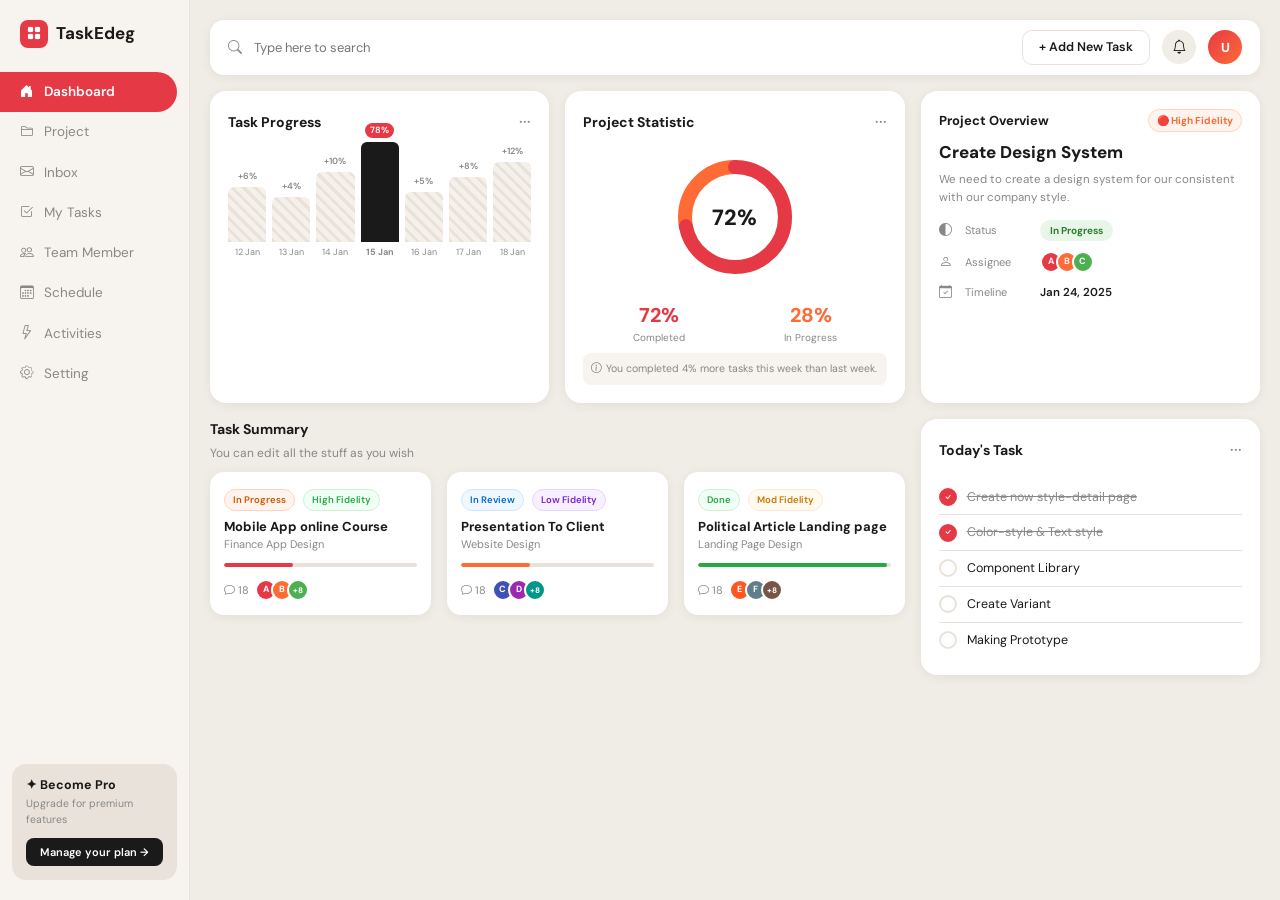
<file: index.html>
<!DOCTYPE html>
<html lang="en">
<head>
  <meta charset="UTF-8" />
  <meta name="viewport" content="width=device-width, initial-scale=1.0"/>
  <title>TaskEdeg Dashboard</title>
  <link href="https://cdn.jsdelivr.net/npm/bootstrap@5.3.0/dist/css/bootstrap.min.css" rel="stylesheet"/>
  <link href="https://cdn.jsdelivr.net/npm/bootstrap-icons@1.10.5/font/bootstrap-icons.css" rel="stylesheet"/>
  <link href="https://fonts.googleapis.com/css2?family=DM+Sans:wght@300;400;500;600;700&display=swap" rel="stylesheet"/>
  <link rel="stylesheet" href="style.css"/>
</head>

<body>
<div class="wrapper">

  <!-- SIDEBAR -->
  <div class="sidebar">
    <div class="sidebar-logo">
      <div class="logo-icon"><i class="bi bi-grid-fill"></i></div>
      TaskEdeg
    </div>

    <div class="nav-item active"><i class="bi bi-house-door-fill"></i> Dashboard</div>
    <div class="nav-item"><i class="bi bi-folder2"></i> Project</div>
    <div class="nav-item"><i class="bi bi-envelope"></i> Inbox</div>
    <div class="nav-item"><i class="bi bi-check2-square"></i> My Tasks</div>
    <div class="nav-item"><i class="bi bi-people"></i> Team Member</div>
    <div class="nav-item"><i class="bi bi-calendar3"></i> Schedule</div>
    <div class="nav-item"><i class="bi bi-lightning"></i> Activities</div>
    <div class="nav-item"><i class="bi bi-gear"></i> Setting</div>

    <div class="pro-card">
      <h6>✦ Become Pro</h6>
      <p>Upgrade for premium features</p>
      <button class="btn-pro">Manage your plan →</button>
    </div>
  </div>


  <!-- MAIN CONTENT -->
  <div class="main-content">

    <!-- NAVBAR -->
    <div class="top-bar">
      <i class="bi bi-search search-icon"></i>
      <input type="text" class="search-input" placeholder="Type here to search"/>
      <button class="btn-add">+ Add New Task</button>
      <div class="icon-btn"><i class="bi bi-bell"></i></div>
      <div class="avatar">U</div>
    </div>


    <!-- ROW 1: 3 Cards -->
    <div class="row g-3">

      <!-- Card 1: Task Progress -->
      <div class="col-lg-4">
        <div class="card h-100">
          <div class="d-flex justify-content-between align-items-center mb-2">
            <div class="card-title mb-0">Task Progress</div>
            <span class="card-menu">···</span>
          </div>
          <div class="chart-area">
            <div class="bar-col">
              <div class="bar-label">+6%</div>
              <div class="bar striped" style="height:55px;"></div>
              <div class="bar-date">12 Jan</div>
            </div>
            <div class="bar-col">
              <div class="bar-label">+4%</div>
              <div class="bar striped" style="height:45px;"></div>
              <div class="bar-date">13 Jan</div>
            </div>
            <div class="bar-col">
              <div class="bar-label">+10%</div>
              <div class="bar striped" style="height:70px;"></div>
              <div class="bar-date">14 Jan</div>
            </div>
            <div class="bar-col position-relative">
              <div class="bar-label red-badge">78%</div>
              <div class="bar active-bar" style="height:100px;"></div>
              <div class="bar-date fw-bold">15 Jan</div>
            </div>
            <div class="bar-col">
              <div class="bar-label">+5%</div>
              <div class="bar striped" style="height:50px;"></div>
              <div class="bar-date">16 Jan</div>
            </div>
            <div class="bar-col">
              <div class="bar-label">+8%</div>
              <div class="bar striped" style="height:65px;"></div>
              <div class="bar-date">17 Jan</div>
            </div>
            <div class="bar-col">
              <div class="bar-label">+12%</div>
              <div class="bar striped" style="height:80px;"></div>
              <div class="bar-date">18 Jan</div>
            </div>
          </div>
        </div>
      </div>

      <!-- Card 2: Project Statistic -->
      <div class="col-lg-4">
        <div class="card h-100">
          <div class="d-flex justify-content-between align-items-center mb-2">
            <div class="card-title mb-0">Project Statistic</div>
            <span class="card-menu">···</span>
          </div>
          <div class="donut-wrapper">
            <div class="donut-chart">
              <svg width="130" height="130" viewBox="0 0 130 130">
                <circle cx="65" cy="65" r="50" fill="none" stroke="#f0ece6" stroke-width="14"/>
                <circle cx="65" cy="65" r="50" fill="none" stroke="#ff6b35" stroke-width="14"
                  stroke-dasharray="88 314" stroke-dashoffset="-226"
                  stroke-linecap="round" transform="rotate(-90 65 65)"/>
                <circle cx="65" cy="65" r="50" fill="none" stroke="#e63946" stroke-width="14"
                  stroke-dasharray="226 314" stroke-linecap="round" transform="rotate(-90 65 65)"/>
              </svg>
              <div class="donut-center"><span>72%</span></div>
            </div>
          </div>
          <div class="stat-row">
            <div class="stat-item">
              <div class="stat-val" style="color:#e63946;">72%</div>
              <div class="stat-lbl">Completed</div>
            </div>
            <div class="stat-item">
              <div class="stat-val" style="color:#ff6b35;">28%</div>
              <div class="stat-lbl">In Progress</div>
            </div>
          </div>
          <div class="mt-2 p-2 note-box">
            <p class="mb-0"><i class="bi bi-info-circle me-1"></i>You completed 4% more tasks this week than last week.</p>
          </div>
        </div>
      </div>

      <!-- Card 3: Project Overview -->
      <div class="col-lg-4">
        <div class="project-overview">
          <div class="overview-header">
            <span style="font-size:13px;font-weight:700;">Project Overview</span>
            <span class="badge-hf">🔴 High Fidelity</span>
          </div>
          <div class="overview-title">Create Design System</div>
          <div class="overview-desc">We need to create a design system for our consistent with our company style.</div>
          <div class="info-row">
            <i class="bi bi-circle-half"></i>
            <span class="info-label">Status</span>
            <span class="badge-progress">In Progress</span>
          </div>
          <div class="info-row">
            <i class="bi bi-person"></i>
            <span class="info-label">Assignee</span>
            <div class="avatar-group">
              <div class="avatar-sm" style="background:#e63946;">A</div>
              <div class="avatar-sm" style="background:#ff6b35;">B</div>
              <div class="avatar-sm" style="background:#4caf50;">C</div>
            </div>
          </div>
          <div class="info-row">
            <i class="bi bi-calendar-check"></i>
            <span class="info-label">Timeline</span>
            <span class="info-value">Jan 24, 2025</span>
          </div>
        </div>
      </div>

    </div><!-- /row 1 -->


    <!-- ROW 2: Task Summary + Today's Task -->
    <div class="row g-3">

      <!-- Task Summary -->
      <div class="col-lg-8">
        <div class="card-title">Task Summary</div>
        <div style="font-size:12px;color:#888;margin-bottom:10px;">You can edit all the stuff as you wish</div>
        <div class="row g-3">

          <div class="col-md-4">
            <div class="task-card">
              <span class="badge-status badge-inprog">In Progress</span>
              <span class="badge-status badge-hifi">High Fidelity</span>
              <h6>Mobile App online Course</h6>
              <p>Finance App Design</p>
              <div class="progress-bar-custom"><div class="progress-fill fill-red" style="width:36%;"></div></div>
              <div class="task-footer">
                <div class="comment-count"><i class="bi bi-chat"></i> 18</div>
                <div class="avatar-group">
                  <div class="avatar-sm" style="background:#e63946;">A</div>
                  <div class="avatar-sm" style="background:#ff6b35;">B</div>
                  <div class="avatar-sm" style="background:#4caf50;font-size:8px;">+8</div>
                </div>
              </div>
            </div>
          </div>

          <div class="col-md-4">
            <div class="task-card">
              <span class="badge-status badge-review">In Review</span>
              <span class="badge-status badge-lowfi">Low Fidelity</span>
              <h6>Presentation To Client</h6>
              <p>Website Design</p>
              <div class="progress-bar-custom"><div class="progress-fill fill-orange" style="width:36%;"></div></div>
              <div class="task-footer">
                <div class="comment-count"><i class="bi bi-chat"></i> 18</div>
                <div class="avatar-group">
                  <div class="avatar-sm" style="background:#3f51b5;">C</div>
                  <div class="avatar-sm" style="background:#9c27b0;">D</div>
                  <div class="avatar-sm" style="background:#009688;font-size:8px;">+8</div>
                </div>
              </div>
            </div>
          </div>

          <div class="col-md-4">
            <div class="task-card">
              <span class="badge-status badge-done">Done</span>
              <span class="badge-status badge-mod">Mod Fidelity</span>
              <h6>Political Article Landing page</h6>
              <p>Landing Page Design</p>
              <div class="progress-bar-custom"><div class="progress-fill fill-green" style="width:98%;"></div></div>
              <div class="task-footer">
                <div class="comment-count"><i class="bi bi-chat"></i> 18</div>
                <div class="avatar-group">
                  <div class="avatar-sm" style="background:#ff5722;">E</div>
                  <div class="avatar-sm" style="background:#607d8b;">F</div>
                  <div class="avatar-sm" style="background:#795548;font-size:8px;">+8</div>
                </div>
              </div>
            </div>
          </div>

        </div>
      </div>

      <!-- Today's Task -->
      <div class="col-lg-4">
        <div class="today-task-card">
          <div class="d-flex justify-content-between align-items-center mb-3">
            <div class="card-title mb-0">Today's Task</div>
            <span class="card-menu">···</span>
          </div>
          <div class="task-check-item done">
            <div class="check-box checked"><i class="bi bi-check"></i></div>
            <span>Create now style-detail page</span>
          </div>
          <div class="task-check-item done">
            <div class="check-box checked"><i class="bi bi-check"></i></div>
            <span>Color-style & Text style</span>
          </div>
          <div class="task-check-item">
            <div class="check-box"></div>
            <span>Component Library</span>
          </div>
          <div class="task-check-item">
            <div class="check-box"></div>
            <span>Create Variant</span>
          </div>
          <div class="task-check-item">
            <div class="check-box"></div>
            <span>Making Prototype</span>
          </div>
        </div>
      </div>

    </div><!-- /row 2 -->

  </div><!-- /main-content -->
</div><!-- /wrapper -->

<script src="https://cdn.jsdelivr.net/npm/bootstrap@5.3.0/dist/js/bootstrap.bundle.min.js"></script>
<script>
  document.querySelectorAll('.check-box').forEach(function(box) {
    box.addEventListener('click', function() {
      var item = this.closest('.task-check-item');
      if (this.classList.contains('checked')) {
        this.classList.remove('checked');
        this.innerHTML = '';
        item.classList.remove('done');
      } else {
        this.classList.add('checked');
        this.innerHTML = '<i class="bi bi-check"></i>';
        item.classList.add('done');
      }
    });
  });

  document.querySelectorAll('.nav-item').forEach(function(navItem) {
    navItem.addEventListener('click', function() {
      document.querySelectorAll('.nav-item').forEach(function(n) { n.classList.remove('active'); });
      this.classList.add('active');
    });
  });
</script>
</body>
</html>
</file>
<file: style.css>
/* ==========================================
   CSS VARIABLES - Poori website ka color theme
   ========================================== */
:root {
  --bg-main: #f0ece6;
  --sidebar-bg: #f7f3ee;
  --white: #ffffff;
  --text-dark: #1a1a1a;
  --text-gray: #888888;
  --accent-red: #e63946;
  --accent-orange: #ff6b35;
  --border: #e8e2da;
  --card-shadow: 0 2px 12px rgba(0,0,0,0.06);
}

/* ==========================================
   BASE
   ========================================== */
* {
  box-sizing: border-box;
  margin: 0;
  padding: 0;
}

body {
  font-family: 'DM Sans', sans-serif;
  background-color: var(--bg-main);
  color: var(--text-dark);
  height: 100vh;
  overflow: hidden;
}

/* ==========================================
   LAYOUT
   ========================================== */
.wrapper {
  display: flex;
  height: 100vh;
}

/* ==========================================
   SIDEBAR
   ========================================== */
.sidebar {
  width: 190px;
  min-width: 190px;
  background: var(--sidebar-bg);
  border-right: 1px solid var(--border);
  display: flex;
  flex-direction: column;
  padding: 20px 0;
  height: 100vh;
  overflow-y: auto;
}

.sidebar-logo {
  display: flex;
  align-items: center;
  gap: 8px;
  padding: 0 20px 24px;
  font-weight: 700;
  font-size: 17px;
  color: var(--text-dark);
}

.logo-icon {
  width: 28px;
  height: 28px;
  background: var(--accent-red);
  border-radius: 8px;
  display: flex;
  align-items: center;
  justify-content: center;
  color: white;
  font-size: 14px;
}

.nav-item {
  display: flex;
  align-items: center;
  gap: 10px;
  padding: 10px 20px;
  font-size: 13.5px;
  color: var(--text-gray);
  cursor: pointer;
  border-radius: 0 20px 20px 0;
  margin-right: 12px;
  transition: all 0.2s;
  font-weight: 400;
}

.nav-item:hover {
  background: var(--border);
  color: var(--text-dark);
}

.nav-item.active {
  background: var(--accent-red);
  color: white;
  font-weight: 600;
}

.nav-item.active i { color: white; }

.pro-card {
  margin: auto 12px 0;
  background: #e8e2da;
  border-radius: 14px;
  padding: 14px;
}

.pro-card h6 {
  font-size: 12.5px;
  font-weight: 700;
  margin-bottom: 3px;
}

.pro-card p {
  font-size: 10.5px;
  color: var(--text-gray);
  margin-bottom: 10px;
}

.btn-pro {
  background: var(--text-dark);
  color: white;
  border: none;
  border-radius: 8px;
  padding: 6px 12px;
  font-size: 11px;
  font-weight: 600;
  width: 100%;
  cursor: pointer;
}

/* ==========================================
   MAIN CONTENT
   ========================================== */
.main-content {
  flex: 1;
  overflow-y: auto;
  padding: 20px;
  display: flex;
  flex-direction: column;
  gap: 16px;
}

/* ==========================================
   NAVBAR
   ========================================== */
.top-bar {
  display: flex;
  align-items: center;
  gap: 12px;
  background: var(--white);
  padding: 10px 18px;
  border-radius: 14px;
  box-shadow: var(--card-shadow);
}

.search-input {
  flex: 1;
  border: none;
  outline: none;
  font-size: 13px;
  color: var(--text-gray);
  background: transparent;
}

.search-icon { color: var(--text-gray); font-size: 14px; }

.btn-add {
  background: white;
  border: 1.5px solid var(--border);
  color: var(--text-dark);
  padding: 7px 16px;
  border-radius: 10px;
  font-size: 12.5px;
  font-weight: 600;
  cursor: pointer;
  white-space: nowrap;
}

.btn-add:hover {
  background: var(--accent-red);
  color: white;
  border-color: var(--accent-red);
}

.icon-btn {
  width: 34px;
  height: 34px;
  background: var(--bg-main);
  border-radius: 50%;
  display: flex;
  align-items: center;
  justify-content: center;
  font-size: 14px;
  cursor: pointer;
}

.avatar {
  width: 34px;
  height: 34px;
  background: linear-gradient(135deg, #e63946, #ff6b35);
  border-radius: 50%;
  display: flex;
  align-items: center;
  justify-content: center;
  color: white;
  font-size: 13px;
  font-weight: 700;
}

/* ==========================================
   CARDS
   ========================================== */
.card {
  background: var(--white);
  border-radius: 16px;
  border: none;
  box-shadow: var(--card-shadow);
  padding: 18px;
}

.card-title {
  font-size: 14px;
  font-weight: 700;
  color: var(--text-dark);
  margin-bottom: 4px;
}

.card-menu {
  color: var(--text-gray);
  cursor: pointer;
  font-size: 18px;
}

/* ==========================================
   BAR CHART
   ========================================== */
.chart-area {
  display: flex;
  align-items: flex-end;
  gap: 6px;
  height: 120px;
  padding-bottom: 4px;
}

.bar-col {
  display: flex;
  flex-direction: column;
  align-items: center;
  gap: 4px;
  flex: 1;
}

.bar-label {
  font-size: 9px;
  color: var(--text-gray);
  font-weight: 600;
}

.red-badge {
  background: #e63946;
  color: white;
  padding: 1px 5px;
  border-radius: 10px;
}

.bar {
  width: 100%;
  border-radius: 6px 6px 0 0;
  transition: all 0.3s;
}

.bar.striped {
  background: repeating-linear-gradient(
    45deg,
    #e8e2da, #e8e2da 3px,
    #f5f0ea 3px, #f5f0ea 8px
  );
}

.bar.active-bar { background: var(--text-dark); }

.bar-date {
  font-size: 9px;
  color: var(--text-gray);
  text-align: center;
}

/* ==========================================
   DONUT CHART
   ========================================== */
.donut-wrapper {
  display: flex;
  align-items: center;
  justify-content: center;
  margin: 8px 0;
}

.donut-chart {
  position: relative;
  width: 130px;
  height: 130px;
}

.donut-center {
  position: absolute;
  top: 50%;
  left: 50%;
  transform: translate(-50%, -50%);
  text-align: center;
}

.donut-center span {
  font-size: 22px;
  font-weight: 800;
  color: var(--text-dark);
}

.stat-row {
  display: flex;
  justify-content: space-around;
  margin-top: 10px;
}

.stat-item { text-align: center; }
.stat-val { font-size: 20px; font-weight: 800; }
.stat-lbl { font-size: 10px; color: var(--text-gray); }

.note-box {
  background: #f7f3ee;
  border-radius: 8px;
  font-size: 10.5px;
  color: var(--text-gray);
}

/* ==========================================
   PROJECT OVERVIEW
   ========================================== */
.project-overview {
  background: var(--white);
  border-radius: 16px;
  padding: 18px;
  box-shadow: var(--card-shadow);
  height: 100%;
}

.overview-header {
  display: flex;
  justify-content: space-between;
  align-items: center;
  margin-bottom: 8px;
}

.badge-hf {
  background: #fff3ee;
  color: var(--accent-orange);
  font-size: 10px;
  font-weight: 700;
  padding: 3px 8px;
  border-radius: 20px;
  border: 1px solid #ffd5c0;
}

.overview-title {
  font-size: 17px;
  font-weight: 800;
  margin-bottom: 6px;
}

.overview-desc {
  font-size: 11.5px;
  color: var(--text-gray);
  margin-bottom: 14px;
  line-height: 1.5;
}

.info-row {
  display: flex;
  align-items: center;
  gap: 10px;
  margin-bottom: 10px;
}

.info-row i { font-size: 13px; color: var(--text-gray); width: 16px; }
.info-label { font-size: 11px; color: var(--text-gray); width: 65px; }
.info-value { font-size: 11.5px; font-weight: 600; }

.badge-progress {
  background: #e8f5e9;
  color: #2e7d32;
  font-size: 10px;
  font-weight: 700;
  padding: 3px 10px;
  border-radius: 20px;
}

.avatar-group { display: flex; }

.avatar-sm {
  width: 22px;
  height: 22px;
  border-radius: 50%;
  border: 2px solid white;
  margin-left: -6px;
  display: flex;
  align-items: center;
  justify-content: center;
  font-size: 9px;
  font-weight: 700;
  color: white;
}

.avatar-sm:first-child { margin-left: 0; }

/* ==========================================
   TASK SUMMARY CARDS
   ========================================== */
.task-card {
  background: var(--white);
  border-radius: 14px;
  padding: 14px;
  box-shadow: var(--card-shadow);
  height: 100%;
}

.badge-status {
  font-size: 9.5px;
  font-weight: 600;
  padding: 3px 8px;
  border-radius: 20px;
  border: 1px solid;
  margin-right: 4px;
  margin-bottom: 8px;
  display: inline-block;
}

.badge-inprog { border-color: #ffd5c0; color: #cc5500; background: #fff3ee; }
.badge-hifi   { border-color: #d4edda; color: #28a745; background: #f0fff4; }
.badge-review { border-color: #d0e8ff; color: #0066cc; background: #f0f8ff; }
.badge-lowfi  { border-color: #e8d5ff; color: #7722cc; background: #f8f0ff; }
.badge-done   { border-color: #d4edda; color: #28a745; background: #f0fff4; }
.badge-mod    { border-color: #ffe8d5; color: #cc7700; background: #fffaf0; }

.task-card h6 { font-size: 13px; font-weight: 700; margin-bottom: 2px; }
.task-card p  { font-size: 11px; color: var(--text-gray); margin-bottom: 10px; }

.progress-bar-custom {
  height: 4px;
  background: var(--border);
  border-radius: 4px;
  margin-bottom: 12px;
  overflow: hidden;
}

.progress-fill { height: 100%; border-radius: 4px; }
.fill-red    { background: var(--accent-red); }
.fill-orange { background: var(--accent-orange); }
.fill-green  { background: #28a745; }

.task-footer {
  display: flex;
  align-items: center;
  gap: 6px;
}

.comment-count {
  font-size: 11px;
  color: var(--text-gray);
  display: flex;
  align-items: center;
  gap: 3px;
}

/* ==========================================
   TODAY'S TASK
   ========================================== */
.today-task-card {
  background: var(--white);
  border-radius: 16px;
  padding: 18px;
  box-shadow: var(--card-shadow);
}

.task-check-item {
  display: flex;
  align-items: center;
  gap: 10px;
  padding: 8px 0;
  border-bottom: 1px solid var(--border);
  font-size: 12.5px;
}

.task-check-item:last-child { border-bottom: none; }

.task-check-item.done span {
  text-decoration: line-through;
  color: var(--text-gray);
}

.check-box {
  width: 18px;
  height: 18px;
  border-radius: 50%;
  border: 2px solid var(--border);
  flex-shrink: 0;
  cursor: pointer;
  display: flex;
  align-items: center;
  justify-content: center;
  transition: all 0.2s;
}

.check-box.checked {
  background: var(--accent-red);
  border-color: var(--accent-red);
  color: white;
  font-size: 10px;
}

/* ==========================================
   MOBILE RESPONSIVE
   ========================================== */
@media (max-width: 768px) {
  .sidebar { display: none; }
  body { overflow: auto; }
  .wrapper { height: auto; }
  .main-content { padding: 12px; }
}
</file>
